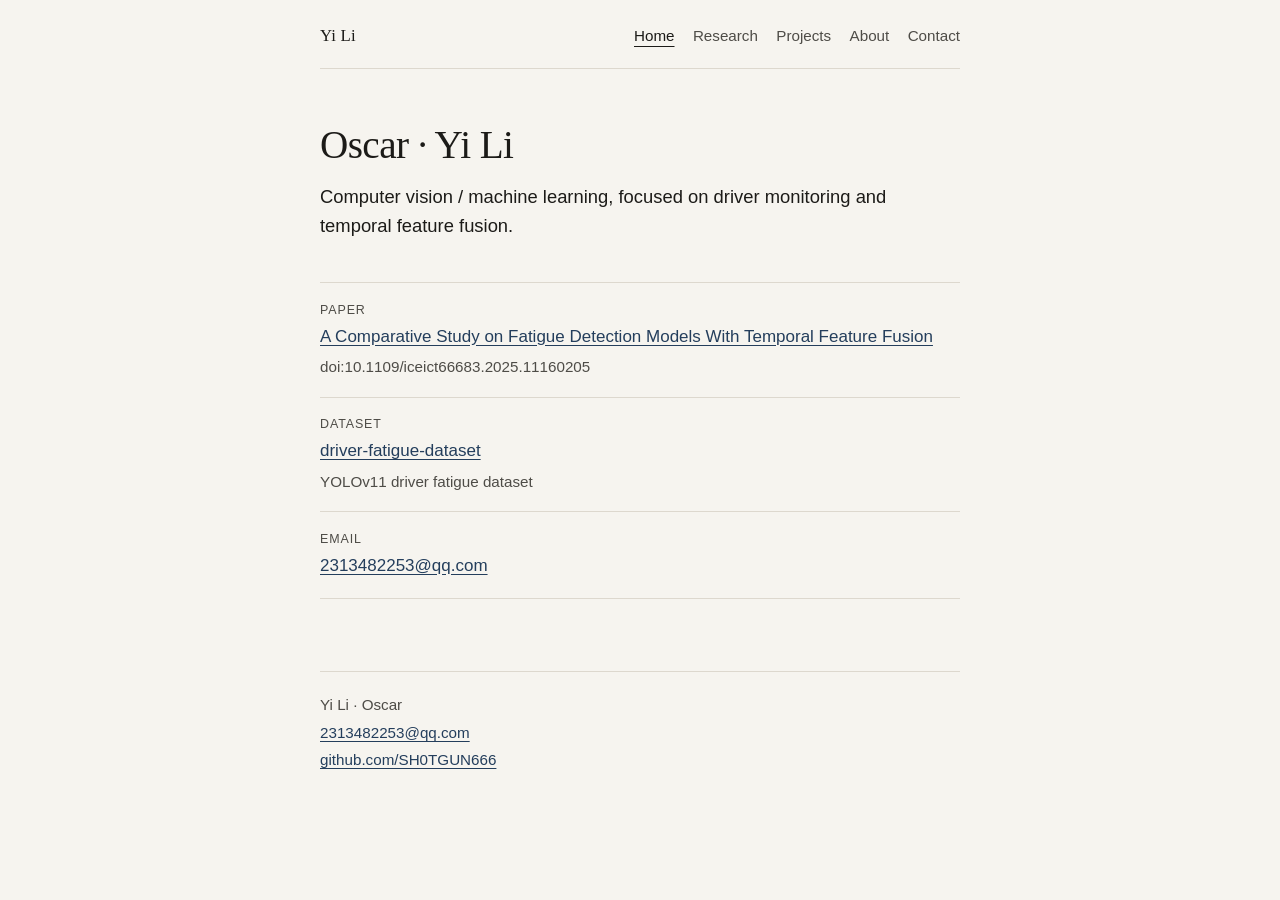
<file: index.html>
<!DOCTYPE html>
<html lang="en">
<head>
  <meta charset="utf-8">
  <meta name="viewport" content="width=device-width, initial-scale=1">
  <title>Oscar · Yi Li</title>
  <meta name="description" content="Yi Li (Oscar): computer vision and machine learning, driver monitoring and temporal feature fusion.">
  <link rel="stylesheet" href="css/style.css">
</head>
<body>
  <a class="skip" href="#main">Skip to content</a>
  <header class="site-header">
    <div class="wrap">
      <a class="mark" href="index.html">Yi Li</a>
      <nav aria-label="Primary">
        <ul>
          <li><a href="index.html" aria-current="page">Home</a></li>
          <li><a href="research.html">Research</a></li>
          <li><a href="projects.html">Projects</a></li>
          <li><a href="about.html">About</a></li>
          <li><a href="contact.html">Contact</a></li>
        </ul>
      </nav>
    </div>
  </header>
  <main id="main" class="wrap">
    <h1>Oscar · Yi Li</h1>
    <p class="positioning">Computer vision / machine learning, focused on driver monitoring and temporal feature fusion.</p>
    <h2 class="visually-hidden">Selected links</h2>
    <ul class="evidence">
      <li>
        <span class="label">Paper</span>
        <a href="https://doi.org/10.1109/iceict66683.2025.11160205">A Comparative Study on Fatigue Detection Models With Temporal Feature Fusion</a>
        <span class="meta">doi:10.1109/iceict66683.2025.11160205</span>
      </li>
      <li>
        <span class="label">Dataset</span>
        <a href="https://github.com/SH0TGUN666/driver-fatigue-dataset">driver-fatigue-dataset</a>
        <span class="meta">YOLOv11 driver fatigue dataset</span>
      </li>
      <li>
        <span class="label">Email</span>
        <a href="mailto:2313482253@qq.com">2313482253@qq.com</a>
      </li>
    </ul>
  </main>
  <footer class="site-footer">
    <div class="wrap">
      <p>Yi Li · Oscar</p>
      <p><a href="mailto:2313482253@qq.com">2313482253@qq.com</a></p>
      <p><a href="https://github.com/SH0TGUN666">github.com/SH0TGUN666</a></p>
    </div>
  </footer>
</body>
</html>
</file>
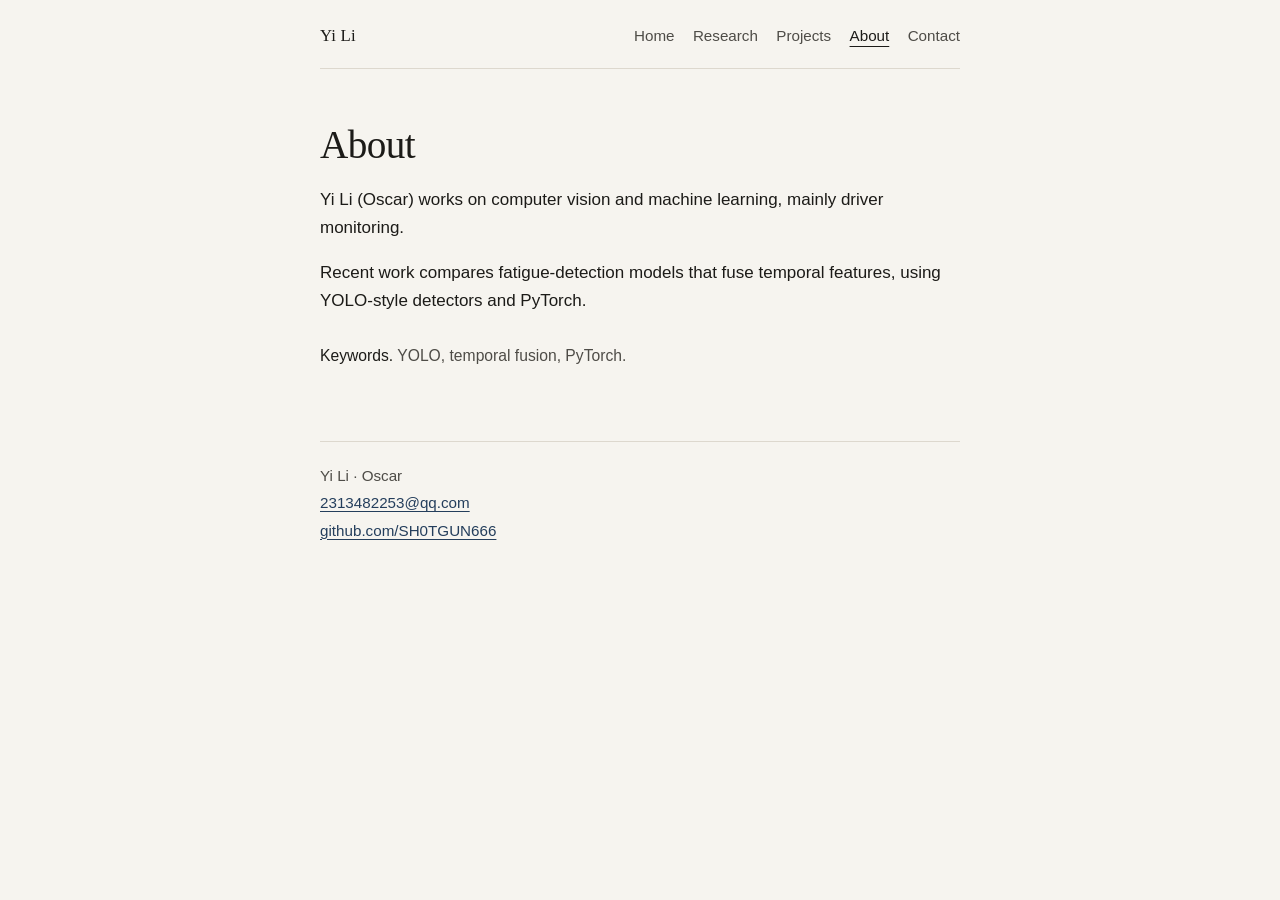
<file: about.html>
<!DOCTYPE html>
<html lang="en">
<head>
  <meta charset="utf-8">
  <meta name="viewport" content="width=device-width, initial-scale=1">
  <title>About · Yi Li</title>
  <meta name="description" content="Short bio for Yi Li (Oscar): computer vision and machine learning, YOLO, temporal fusion, and PyTorch.">
  <link rel="stylesheet" href="css/style.css">
</head>
<body>
  <a class="skip" href="#main">Skip to content</a>
  <header class="site-header">
    <div class="wrap">
      <a class="mark" href="index.html">Yi Li</a>
      <nav aria-label="Primary">
        <ul>
          <li><a href="index.html">Home</a></li>
          <li><a href="research.html">Research</a></li>
          <li><a href="projects.html">Projects</a></li>
          <li><a href="about.html" aria-current="page">About</a></li>
          <li><a href="contact.html">Contact</a></li>
        </ul>
      </nav>
    </div>
  </header>
  <main id="main" class="wrap">
    <h1>About</h1>
    <p>Yi Li (Oscar) works on computer vision and machine learning, mainly driver monitoring.</p>
    <p>Recent work compares fatigue-detection models that fuse temporal features, using YOLO-style detectors and PyTorch.</p>
    <p class="keywords"><span>Keywords.</span> YOLO, temporal fusion, PyTorch.</p>
  </main>
  <footer class="site-footer">
    <div class="wrap">
      <p>Yi Li · Oscar</p>
      <p><a href="mailto:2313482253@qq.com">2313482253@qq.com</a></p>
      <p><a href="https://github.com/SH0TGUN666">github.com/SH0TGUN666</a></p>
    </div>
  </footer>
</body>
</html>
</file>
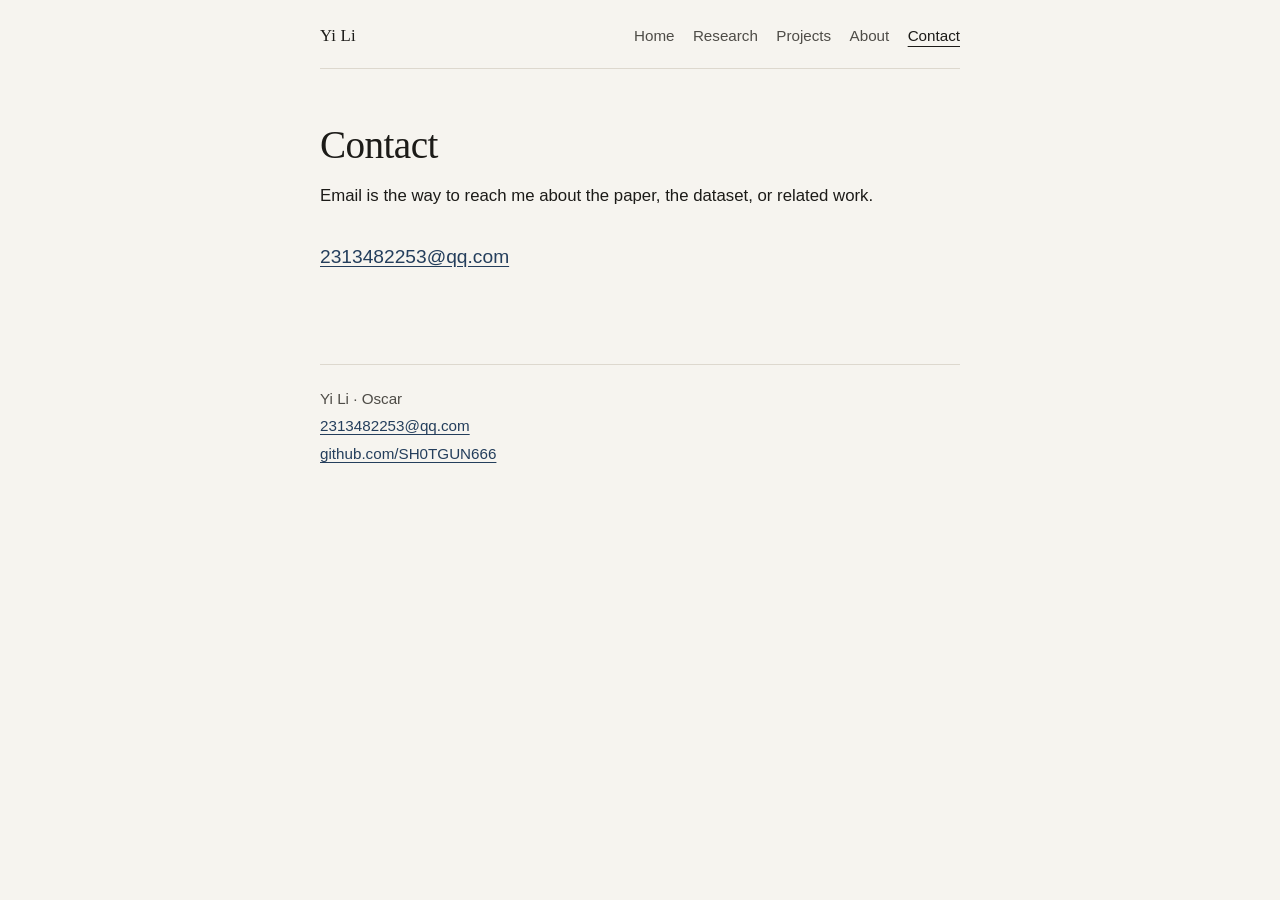
<file: contact.html>
<!DOCTYPE html>
<html lang="en">
<head>
  <meta charset="utf-8">
  <meta name="viewport" content="width=device-width, initial-scale=1">
  <title>Contact · Yi Li</title>
  <meta name="description" content="Contact Yi Li (Oscar) by email.">
  <link rel="stylesheet" href="css/style.css">
</head>
<body>
  <a class="skip" href="#main">Skip to content</a>
  <header class="site-header">
    <div class="wrap">
      <a class="mark" href="index.html">Yi Li</a>
      <nav aria-label="Primary">
        <ul>
          <li><a href="index.html">Home</a></li>
          <li><a href="research.html">Research</a></li>
          <li><a href="projects.html">Projects</a></li>
          <li><a href="about.html">About</a></li>
          <li><a href="contact.html" aria-current="page">Contact</a></li>
        </ul>
      </nav>
    </div>
  </header>
  <main id="main" class="wrap">
    <h1>Contact</h1>
    <p class="lede">Email is the way to reach me about the paper, the dataset, or related work.</p>
    <p class="contact-mail"><a href="mailto:2313482253@qq.com">2313482253@qq.com</a></p>
  </main>
  <footer class="site-footer">
    <div class="wrap">
      <p>Yi Li · Oscar</p>
      <p><a href="mailto:2313482253@qq.com">2313482253@qq.com</a></p>
      <p><a href="https://github.com/SH0TGUN666">github.com/SH0TGUN666</a></p>
    </div>
  </footer>
</body>
</html>
</file>
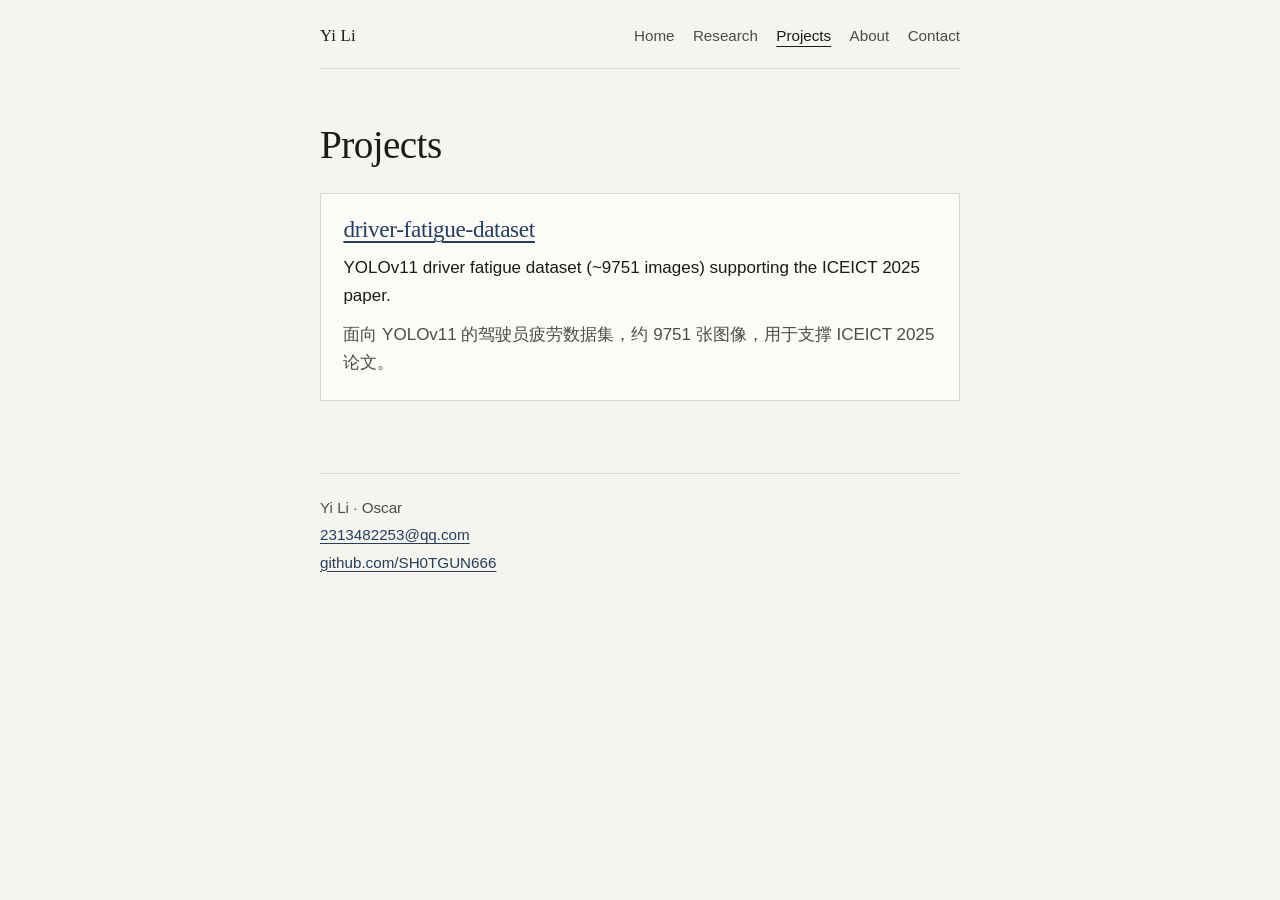
<file: projects.html>
<!DOCTYPE html>
<html lang="en">
<head>
  <meta charset="utf-8">
  <meta name="viewport" content="width=device-width, initial-scale=1">
  <title>Projects · Yi Li</title>
  <meta name="description" content="Public project: a YOLOv11 driver fatigue dataset supporting an ICEICT 2025 paper.">
  <link rel="stylesheet" href="css/style.css">
</head>
<body>
  <a class="skip" href="#main">Skip to content</a>
  <header class="site-header">
    <div class="wrap">
      <a class="mark" href="index.html">Yi Li</a>
      <nav aria-label="Primary">
        <ul>
          <li><a href="index.html">Home</a></li>
          <li><a href="research.html">Research</a></li>
          <li><a href="projects.html" aria-current="page">Projects</a></li>
          <li><a href="about.html">About</a></li>
          <li><a href="contact.html">Contact</a></li>
        </ul>
      </nav>
    </div>
  </header>
  <main id="main" class="wrap">
    <h1>Projects</h1>
    <article class="card">
      <h2>
        <a href="https://github.com/SH0TGUN666/driver-fatigue-dataset">driver-fatigue-dataset</a>
      </h2>
      <p>YOLOv11 driver fatigue dataset (~9751 images) supporting the ICEICT 2025 paper.</p>
      <p class="zh" lang="zh-Hans">面向 YOLOv11 的驾驶员疲劳数据集，约 9751 张图像，用于支撑 ICEICT 2025 论文。</p>
    </article>
  </main>
  <footer class="site-footer">
    <div class="wrap">
      <p>Yi Li · Oscar</p>
      <p><a href="mailto:2313482253@qq.com">2313482253@qq.com</a></p>
      <p><a href="https://github.com/SH0TGUN666">github.com/SH0TGUN666</a></p>
    </div>
  </footer>
</body>
</html>
</file>
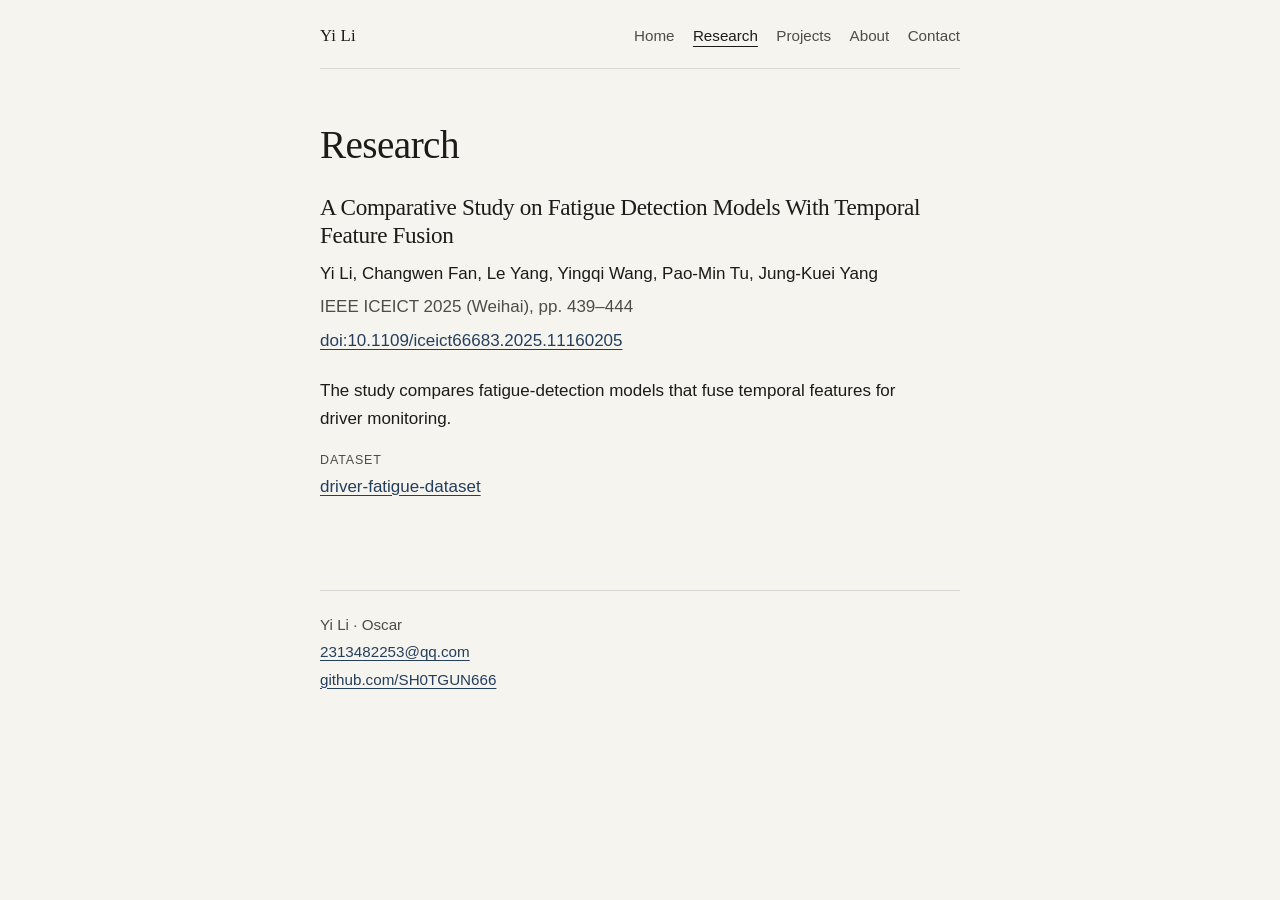
<file: research.html>
<!DOCTYPE html>
<html lang="en">
<head>
  <meta charset="utf-8">
  <meta name="viewport" content="width=device-width, initial-scale=1">
  <title>Research · Yi Li</title>
  <meta name="description" content="ICEICT 2025 paper by Yi Li and coauthors on fatigue detection models with temporal feature fusion.">
  <link rel="stylesheet" href="css/style.css">
</head>
<body>
  <a class="skip" href="#main">Skip to content</a>
  <header class="site-header">
    <div class="wrap">
      <a class="mark" href="index.html">Yi Li</a>
      <nav aria-label="Primary">
        <ul>
          <li><a href="index.html">Home</a></li>
          <li><a href="research.html" aria-current="page">Research</a></li>
          <li><a href="projects.html">Projects</a></li>
          <li><a href="about.html">About</a></li>
          <li><a href="contact.html">Contact</a></li>
        </ul>
      </nav>
    </div>
  </header>
  <main id="main" class="wrap">
    <h1>Research</h1>
    <article class="pub">
      <h2>A Comparative Study on Fatigue Detection Models With Temporal Feature Fusion</h2>
      <p class="authors">Yi Li, Changwen Fan, Le Yang, Yingqi Wang, Pao-Min Tu, Jung-Kuei Yang</p>
      <p class="venue">IEEE ICEICT 2025 (Weihai), pp. 439–444</p>
      <p class="doi">
        <a href="https://doi.org/10.1109/iceict66683.2025.11160205">doi:10.1109/iceict66683.2025.11160205</a>
      </p>
      <p class="note">The study compares fatigue-detection models that fuse temporal features for driver monitoring.</p>
      <p>
        <span class="label">Dataset</span>
        <a href="https://github.com/SH0TGUN666/driver-fatigue-dataset">driver-fatigue-dataset</a>
      </p>
    </article>
  </main>
  <footer class="site-footer">
    <div class="wrap">
      <p>Yi Li · Oscar</p>
      <p><a href="mailto:2313482253@qq.com">2313482253@qq.com</a></p>
      <p><a href="https://github.com/SH0TGUN666">github.com/SH0TGUN666</a></p>
    </div>
  </footer>
</body>
</html>
</file>
<file: css/style.css>
:root {
  --bg: #f6f4ef;
  --ink: #1c1b18;
  --muted: #4e4c47;
  --line: #ddd8ce;
  --accent: #243e5c;
  --card: #fcfbf8;
  --measure: 40rem;
  --serif: "Iowan Old Style", "Palatino Linotype", Palatino, "Book Antiqua", Georgia, serif;
  --sans: "Segoe UI", "Helvetica Neue", Helvetica, Arial, sans-serif;
}

*,
*::before,
*::after {
  box-sizing: border-box;
}

html {
  font-size: 100%;
}

body {
  margin: 0;
  background: var(--bg);
  color: var(--ink);
  font-family: var(--sans);
  font-size: 1.0625rem;
  line-height: 1.65;
}

a {
  color: var(--accent);
  text-underline-offset: 0.18em;
}

a:hover {
  text-decoration-thickness: 2px;
}

a:focus-visible {
  outline: 2px solid var(--accent);
  outline-offset: 3px;
}

.skip {
  position: absolute;
  left: 1rem;
  top: -3.5rem;
  background: var(--card);
  color: var(--ink);
  padding: 0.4rem 0.7rem;
  z-index: 2;
}

.skip:focus {
  top: 0.75rem;
}

.wrap {
  width: min(var(--measure), calc(100% - 2.75rem));
  margin-inline: auto;
}

.site-header .wrap {
  display: flex;
  flex-wrap: wrap;
  align-items: baseline;
  justify-content: space-between;
  gap: 0.75rem 1.75rem;
  padding-block: 1.35rem 1.15rem;
  border-bottom: 1px solid var(--line);
}

.mark {
  color: var(--ink);
  font-family: var(--serif);
  font-size: 1.05rem;
  text-decoration: none;
  letter-spacing: 0.01em;
}

nav ul {
  display: flex;
  flex-wrap: wrap;
  gap: 0.35rem 1.15rem;
  list-style: none;
  margin: 0;
  padding: 0;
}

nav a {
  color: var(--muted);
  text-decoration: none;
  font-size: 0.95rem;
}

nav a[aria-current="page"] {
  color: var(--ink);
  text-decoration: underline;
  text-underline-offset: 0.32em;
}

main {
  padding-block: 3.25rem 4.5rem;
}

h1,
h2 {
  font-family: var(--serif);
  font-weight: 500;
  letter-spacing: -0.015em;
  line-height: 1.22;
}

h1 {
  margin: 0 0 0.9rem;
  font-size: 2.45rem;
}

h2 {
  margin: 0 0 0.65rem;
  font-size: 1.45rem;
}

.positioning,
.lede {
  margin: 0 0 2.6rem;
  max-width: 36rem;
  font-size: 1.15rem;
  line-height: 1.55;
}

.lede {
  margin-bottom: 2rem;
  font-size: 1.05rem;
  color: var(--ink);
}

.evidence {
  list-style: none;
  margin: 0;
  padding: 0;
}

.evidence li {
  padding: 1.05rem 0 1.1rem;
  border-top: 1px solid var(--line);
}

.evidence li:last-child {
  border-bottom: 1px solid var(--line);
}

.label {
  display: block;
  margin-bottom: 0.15rem;
  color: var(--muted);
  font-size: 0.78rem;
  letter-spacing: 0.07em;
  text-transform: uppercase;
}

.meta {
  display: block;
  margin-top: 0.2rem;
  color: var(--muted);
  font-size: 0.95rem;
}

.pub {
  margin: 1.5rem 0 0;
}

.authors,
.venue,
.doi {
  margin: 0.35rem 0;
}

.venue,
.doi,
.note,
.zh,
.keywords,
.site-footer {
  color: var(--muted);
}

.note {
  margin: 1.35rem 0 0.4rem;
  max-width: 38rem;
  color: var(--ink);
}

.card {
  margin-top: 1.5rem;
  border: 1px solid var(--line);
  background: var(--card);
  padding: 1.35rem 1.4rem 1.4rem;
}

.card p {
  margin: 0.45rem 0 0;
}

.card .zh {
  margin-top: 0.7rem;
}

.keywords {
  margin: 1.75rem 0 0;
  font-size: 0.98rem;
}

.keywords span {
  color: var(--ink);
}

.contact-mail {
  font-size: 1.2rem;
}

.site-footer .wrap {
  border-top: 1px solid var(--line);
  padding-top: 1.15rem;
  padding-bottom: 2.75rem;
  font-size: 0.95rem;
}

.site-footer p {
  margin: 0.15rem 0;
}

.visually-hidden {
  position: absolute;
  width: 1px;
  height: 1px;
  padding: 0;
  margin: -1px;
  overflow: hidden;
  clip: rect(0, 0, 0, 0);
  white-space: nowrap;
  border: 0;
}

@media (max-width: 36rem) {
  h1 {
    font-size: 2.05rem;
  }

  main {
    padding-block: 2.4rem 3.5rem;
  }
}

@media print {
  body {
    background: #fff;
    color: #000;
    font-size: 11pt;
  }

  .skip,
  nav {
    display: none;
  }

  a {
    color: #000;
  }

  a[href^="http"]::after,
  a[href^="mailto:"]::after {
    content: " (" attr(href) ")";
    font-size: 0.9em;
  }

  .site-header .wrap,
  .site-footer .wrap,
  .evidence li,
  .card {
    border-color: #bbb;
  }
}
</file>
